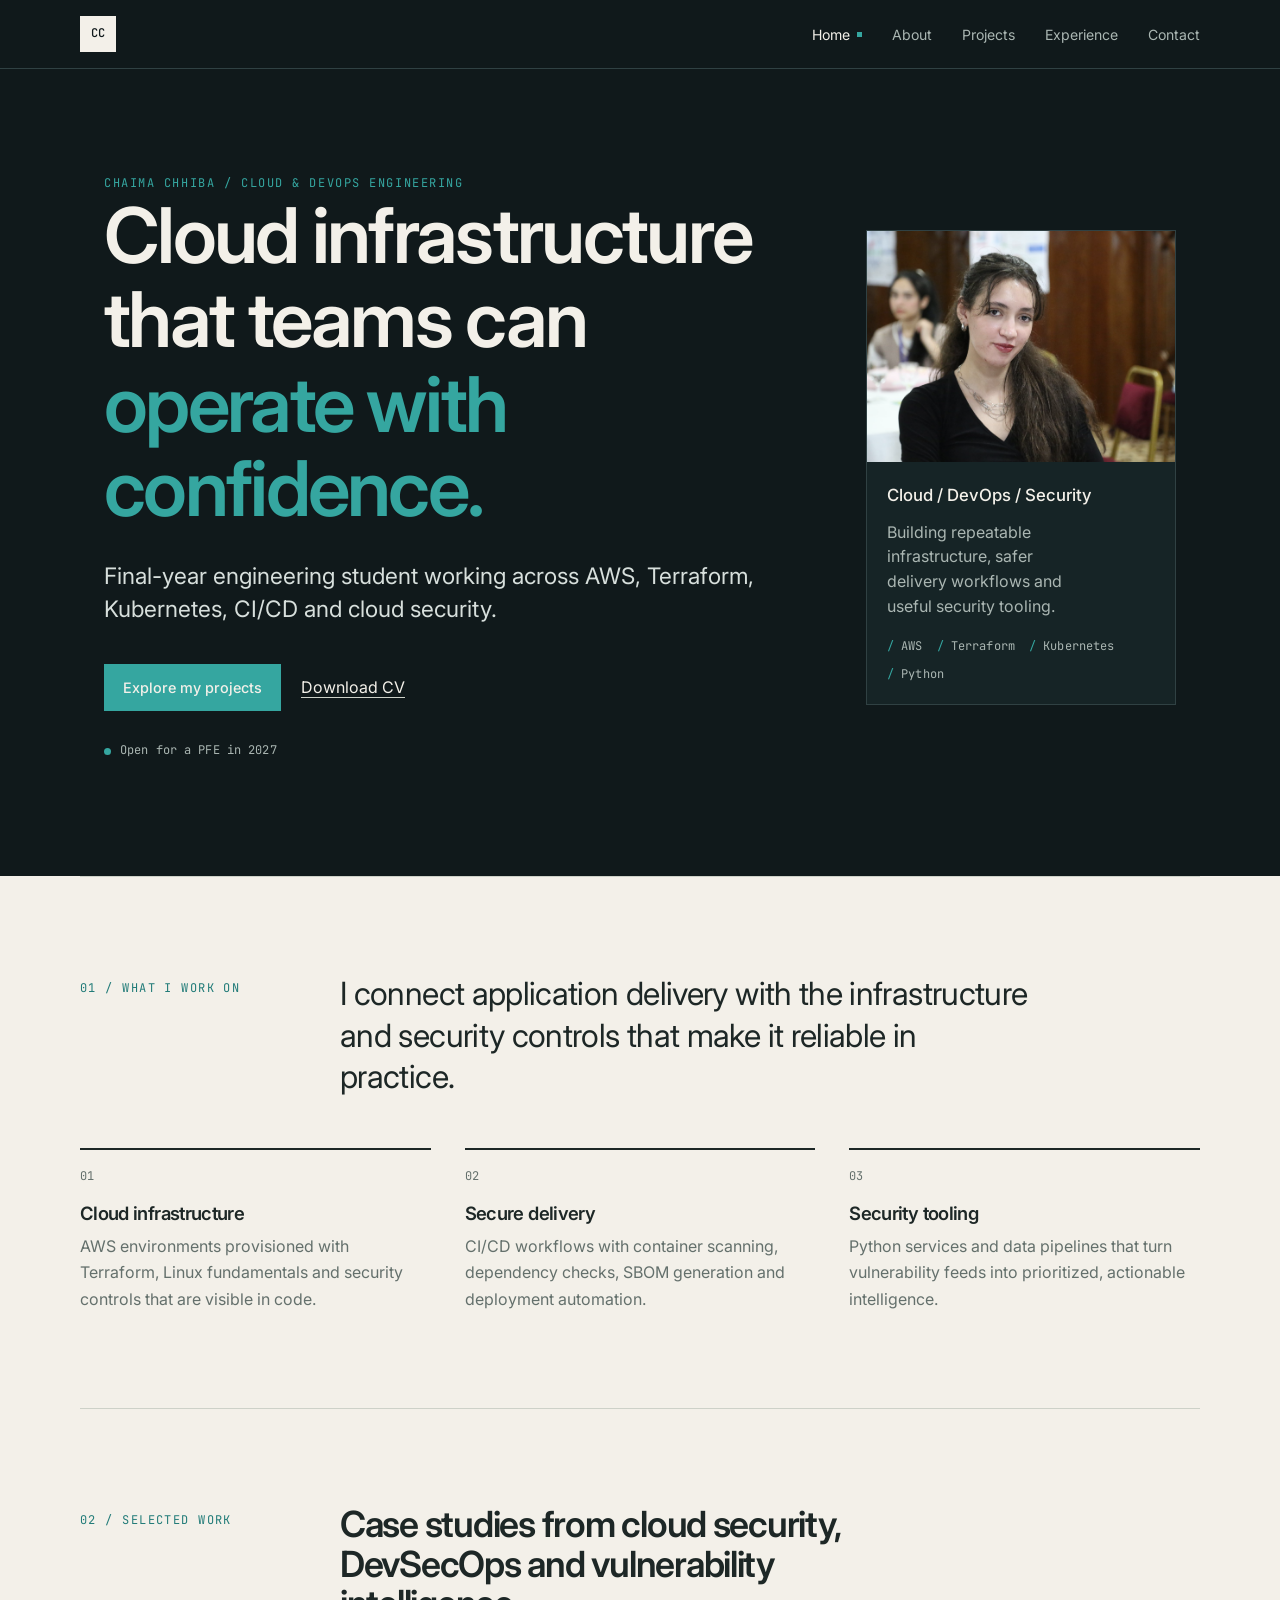
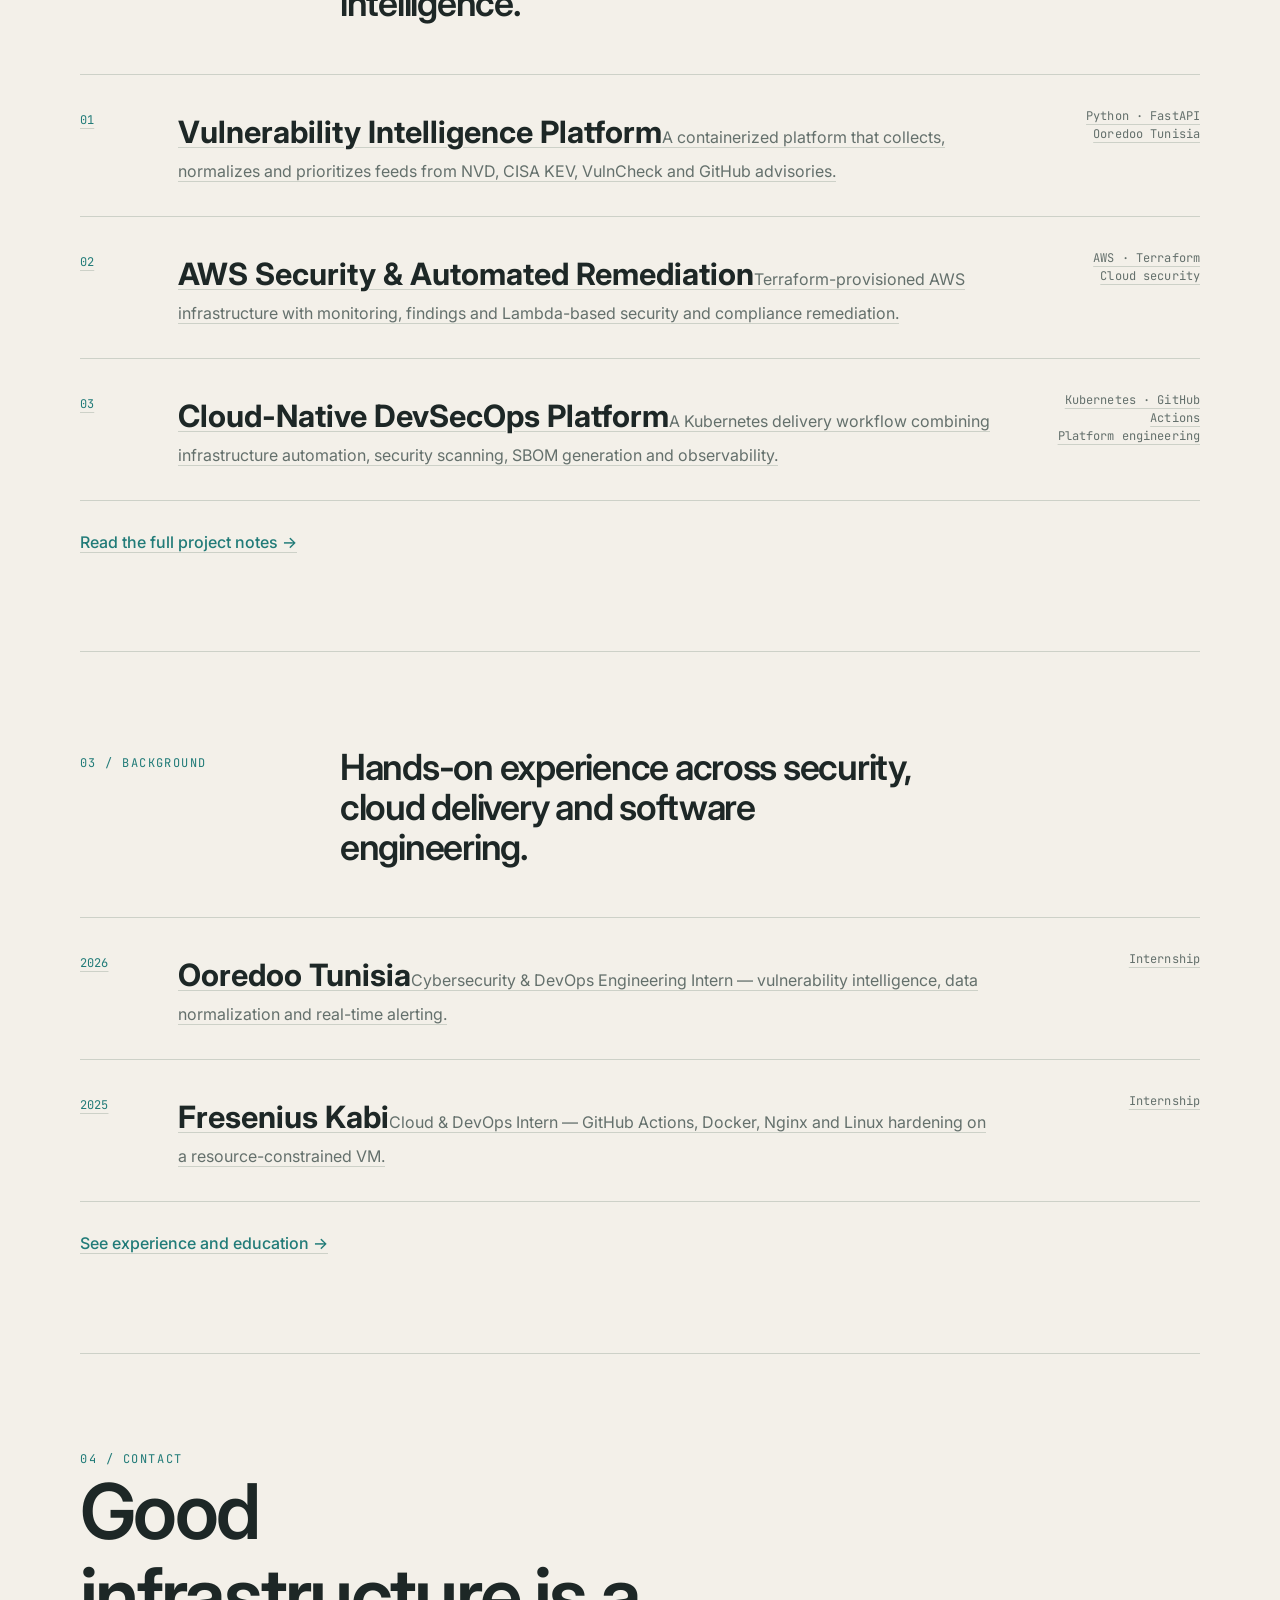
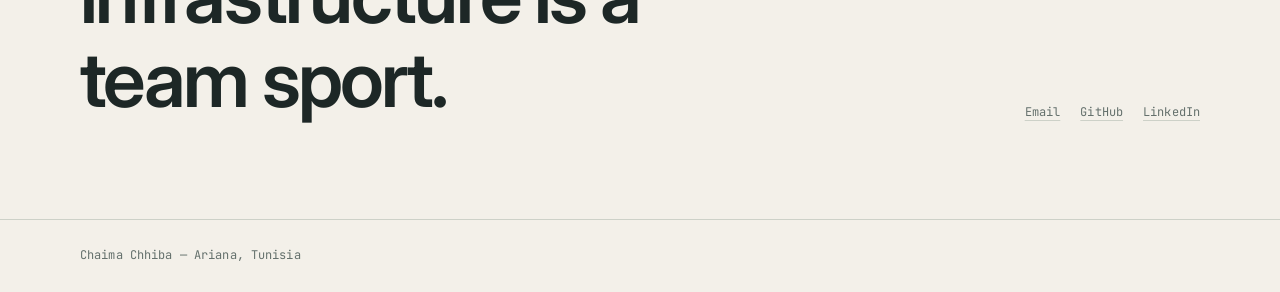
<file: index.html>
<!doctype html>
<html lang="en"><head><meta charset="utf-8"><meta name="viewport" content="width=device-width,initial-scale=1">
<title>Chaima Chhiba — Cloud, DevOps &amp; Security Engineering</title><meta name="description" content="Chaima Chhiba is a final-year engineering student building cloud infrastructure, secure delivery workflows and security tooling. Open for a PFE in 2027."><meta name="theme-color" content="#f3f0e9">
<link rel="canonical" href="https://chaima-chhiba.github.io/"><meta property="og:type" content="website"><meta property="og:title" content="Chaima Chhiba — Cloud, DevOps &amp; Security Engineering"><meta property="og:description" content="Cloud infrastructure, secure delivery workflows and security tooling."><meta property="og:url" content="https://chaima-chhiba.github.io/"><meta name="twitter:card" content="summary">
<link rel="icon" href="data:image/svg+xml,%3Csvg xmlns='http://www.w3.org/2000/svg' viewBox='0 0 32 32'%3E%3Crect width='32' height='32' fill='%231d2726'/%3E%3Ctext x='4' y='22' font-family='monospace' font-size='16' fill='%23f3f0e9'%3ECC%3C/text%3E%3C/svg%3E">
<link rel="preconnect" href="https://fonts.googleapis.com"><link rel="preconnect" href="https://fonts.gstatic.com" crossorigin><link rel="stylesheet" href="https://fonts.googleapis.com/css2?family=Inter:wght@400;500;600&family=JetBrains+Mono:wght@400;500&display=swap"><link rel="stylesheet" href="/assets/css/style.css"></head><body>
<a class="skip" href="#main">Skip to content</a>
<header class="nav"><div class="wrap nav-in"><a class="logo mono" href="/" aria-label="Chaima Chhiba, home">CC</a><button class="burger" aria-expanded="false" aria-controls="menu" aria-label="Open menu"><span></span><span></span></button><nav aria-label="Main"><ul id="menu"><li><a href="/" aria-current="page">Home</a></li><li><a href="/about/">About</a></li><li><a href="/projects/">Projects</a></li><li><a href="/experience/">Experience</a></li><li><a href="#contact">Contact</a></li></ul></nav></div></header>
<main id="main">
<section class="wrap hero"><div class="hero-grid"><div class="hero-copy"><p class="eyebrow mono">Chaima Chhiba / Cloud &amp; DevOps Engineering</p><h1>Cloud infrastructure that teams can <span>operate with confidence.</span></h1><p class="intro">Final-year engineering student working across AWS, Terraform, Kubernetes, CI/CD and cloud security.</p><div class="cta"><a class="btn pri" href="/projects/">Explore my projects</a><a href="/assets/Chaima-Chhiba-Cv.pdf">Download CV</a></div><p class="hero-availability mono"><span></span> Open for a PFE in 2027</p></div><div class="profile-card"><figure class="portrait"><img src="/assets/chaima.jpg" alt="Portrait of Chaima Chhiba"></figure><aside class="hero-note"><strong>Cloud / DevOps / Security</strong><p>Building repeatable infrastructure, safer delivery workflows and useful security tooling.</p><ul class="hero-stack mono"><li>AWS</li><li>Terraform</li><li>Kubernetes</li><li>Python</li></ul></aside></div></div></section>
<section class="wrap sec"><div class="sec-heading"><p class="section-label mono">01 / What I work on</p><p class="statement">I connect application delivery with the infrastructure and security controls that make it reliable in practice.</p></div><div class="principles"><article class="principle"><p class="principle-index mono">01</p><h3>Cloud infrastructure</h3><p>AWS environments provisioned with Terraform, Linux fundamentals and security controls that are visible in code.</p></article><article class="principle"><p class="principle-index mono">02</p><h3>Secure delivery</h3><p>CI/CD workflows with container scanning, dependency checks, SBOM generation and deployment automation.</p></article><article class="principle"><p class="principle-index mono">03</p><h3>Security tooling</h3><p>Python services and data pipelines that turn vulnerability feeds into prioritized, actionable intelligence.</p></article></div></section>
<section class="wrap sec"><div class="sec-heading"><p class="section-label mono">02 / Selected work</p><h2>Case studies from cloud security, DevSecOps and vulnerability intelligence.</h2></div><div class="work-list"><a class="work-item" href="/projects/"><span class="work-number mono">01</span><span><strong class="work-title">Vulnerability Intelligence Platform</strong><span class="work-copy">A containerized platform that collects, normalizes and prioritizes feeds from NVD, CISA KEV, VulnCheck and GitHub advisories.</span></span><span class="work-meta mono">Python · FastAPI<br>Ooredoo Tunisia</span></a><a class="work-item" href="/projects/"><span class="work-number mono">02</span><span><strong class="work-title">AWS Security &amp; Automated Remediation</strong><span class="work-copy">Terraform-provisioned AWS infrastructure with monitoring, findings and Lambda-based security and compliance remediation.</span></span><span class="work-meta mono">AWS · Terraform<br>Cloud security</span></a><a class="work-item" href="/projects/"><span class="work-number mono">03</span><span><strong class="work-title">Cloud-Native DevSecOps Platform</strong><span class="work-copy">A Kubernetes delivery workflow combining infrastructure automation, security scanning, SBOM generation and observability.</span></span><span class="work-meta mono">Kubernetes · GitHub Actions<br>Platform engineering</span></a></div><p class="more"><a href="/projects/">Read the full project notes →</a></p></section>
<section class="wrap sec"><div class="sec-heading"><p class="section-label mono">03 / Background</p><h2>Hands-on experience across security, cloud delivery and software engineering.</h2></div><div class="work-list"><a class="work-item" href="/experience/"><span class="work-number mono">2026</span><span><strong class="work-title">Ooredoo Tunisia</strong><span class="work-copy">Cybersecurity &amp; DevOps Engineering Intern — vulnerability intelligence, data normalization and real-time alerting.</span></span><span class="work-meta mono">Internship</span></a><a class="work-item" href="/experience/"><span class="work-number mono">2025</span><span><strong class="work-title">Fresenius Kabi</strong><span class="work-copy">Cloud &amp; DevOps Intern — GitHub Actions, Docker, Nginx and Linux hardening on a resource-constrained VM.</span></span><span class="work-meta mono">Internship</span></a></div><p class="more"><a href="/experience/">See experience and education →</a></p></section>
<section class="wrap sec contact" id="contact"><div><p class="eyebrow mono">04 / Contact</p><h2>Good infrastructure is a team sport.</h2></div><ul class="links mono"><li><a href="mailto:chhibaachaima@gmail.com">Email</a></li><li><a href="https://github.com/chaima-chhiba" rel="me noopener">GitHub</a></li><li><a href="https://linkedin.com/in/chaima-chhiba" rel="me noopener">LinkedIn</a></li></ul></section>
</main><footer class="foot"><div class="wrap"><span class="mono">Chaima Chhiba — Ariana, Tunisia</span></div></footer><script src="/assets/js/main.js" defer></script></body></html>
</file>
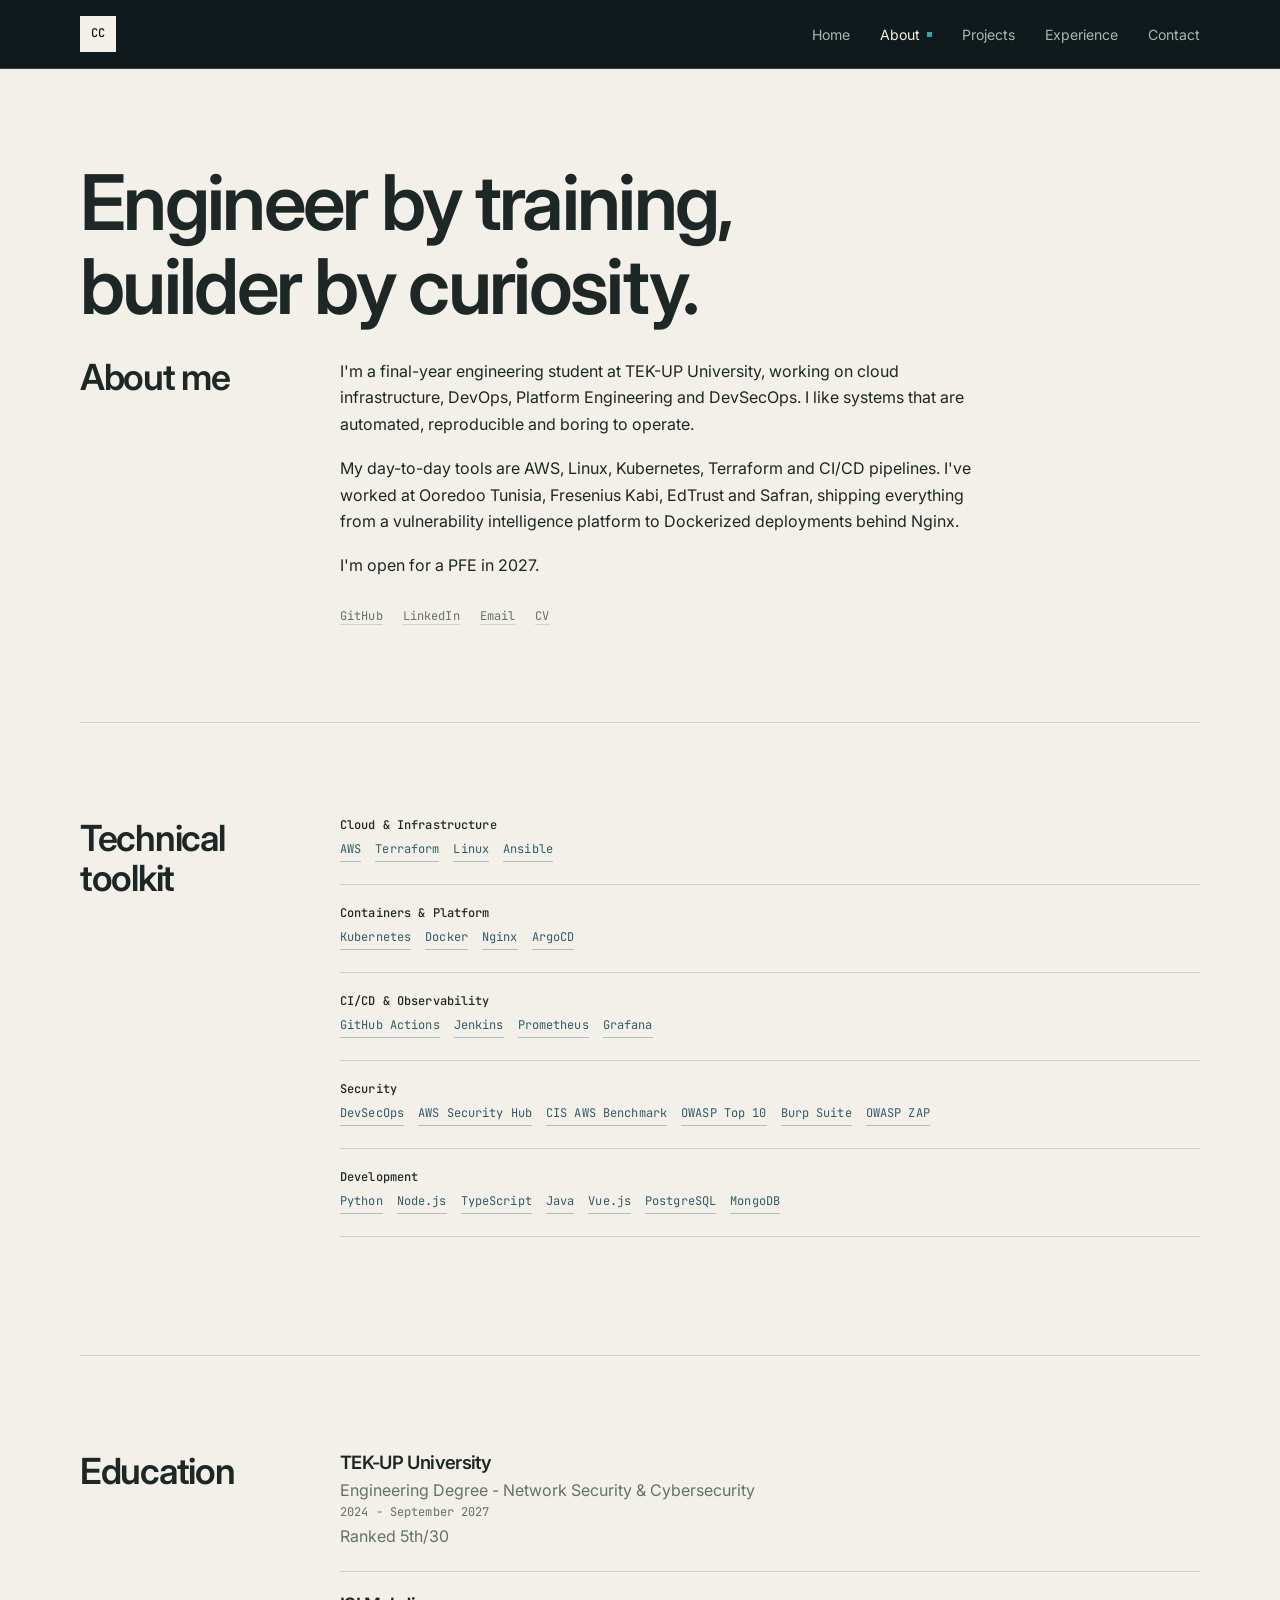
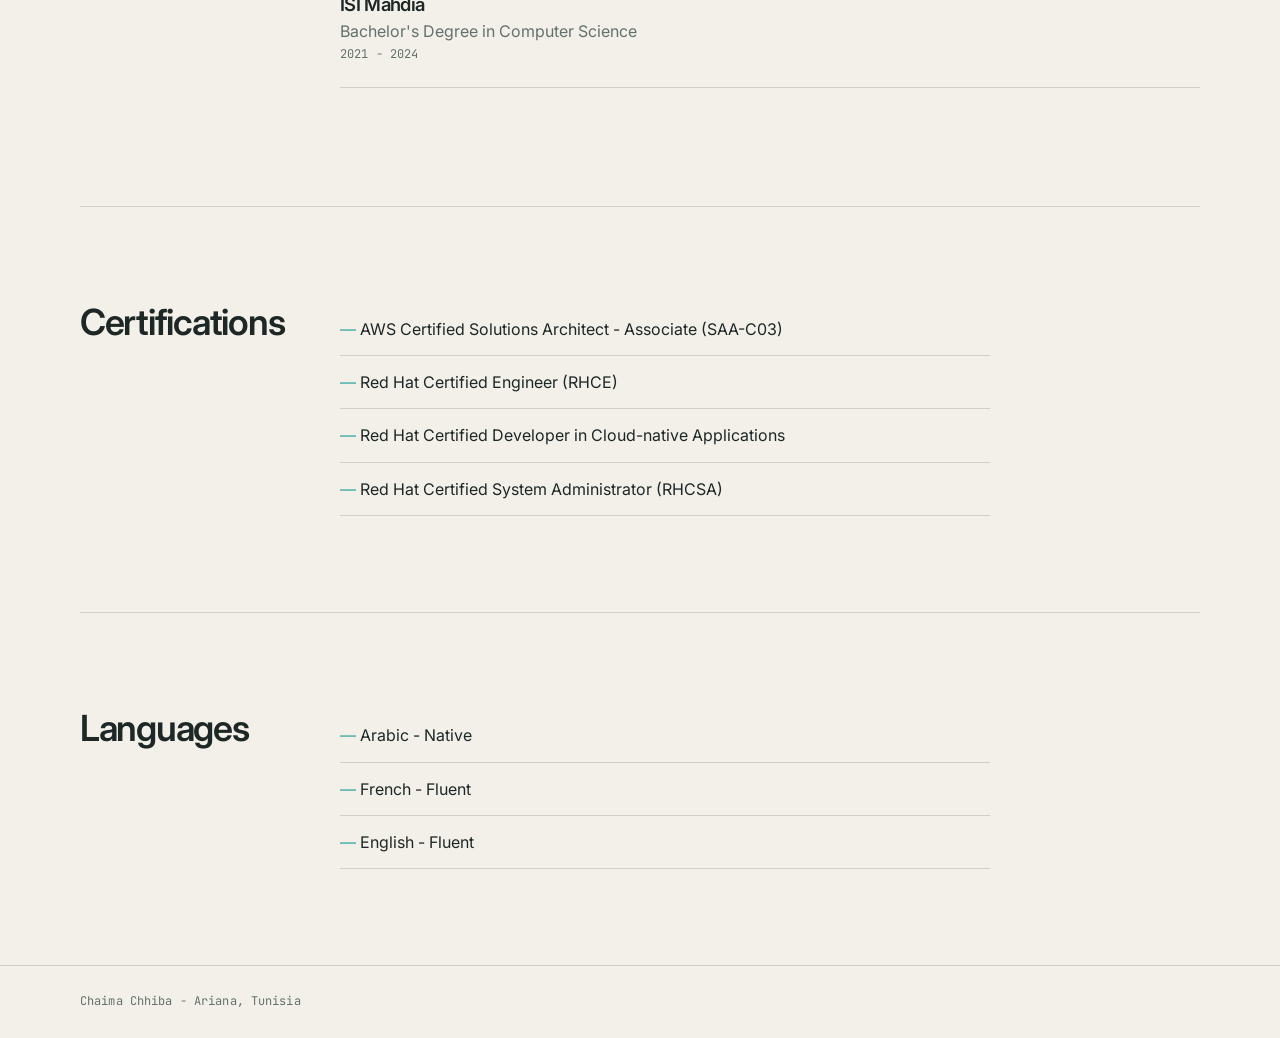
<file: about/index.html>
<!doctype html>
<html lang="en"><head><meta charset="utf-8"><meta name="viewport" content="width=device-width,initial-scale=1">
<title>About - Chaima Chhiba</title><meta name="description" content="Final-year engineering student at TEK-UP University working on cloud infrastructure, DevOps, Platform Engineering and DevSecOps."><meta name="theme-color" content="#f3f0e9">
<link rel="canonical" href="https://chaima-chhiba.github.io/about/"><meta property="og:type" content="website"><meta property="og:title" content="About - Chaima Chhiba"><meta property="og:description" content="Final-year engineering student at TEK-UP University working on cloud infrastructure, DevOps, Platform Engineering and DevSecOps."><meta property="og:url" content="https://chaima-chhiba.github.io/about/"><meta name="twitter:card" content="summary">
<link rel="icon" href="data:image/svg+xml,%3Csvg xmlns='http://www.w3.org/2000/svg' viewBox='0 0 32 32'%3E%3Crect width='32' height='32' fill='%231d2726'/%3E%3Ctext x='4' y='22' font-family='monospace' font-size='16' fill='%23f3f0e9'%3ECC%3C/text%3E%3C/svg%3E">
<link rel="preconnect" href="https://fonts.googleapis.com"><link rel="preconnect" href="https://fonts.gstatic.com" crossorigin>
<link rel="stylesheet" href="https://fonts.googleapis.com/css2?family=Inter:wght@400;500;600&family=JetBrains+Mono:wght@400;500&display=swap">
<link rel="stylesheet" href="/assets/css/style.css"></head><body>
<a class="skip" href="#main">Skip to content</a>
<header class="nav"><div class="wrap nav-in"><a class="logo mono" href="/" aria-label="Chaima Chhiba, home">CC</a>
<button class="burger" aria-expanded="false" aria-controls="menu" aria-label="Open menu"><span></span><span></span></button>
<nav aria-label="Main"><ul id="menu"><li><a href="/">Home</a></li><li><a href="/about/" aria-current="page">About</a></li><li><a href="/projects/">Projects</a></li><li><a href="/experience/">Experience</a></li><li><a href="/#contact">Contact</a></li></ul></nav></div></header>
<main id="main"><section class="wrap sec first"><h1 class="rv">Engineer by training,<br>builder by curiosity.</h1>
<div class="two"><h2 class="rv">About me</h2><div class="prose rv">
<p>I'm a final-year engineering student at TEK-UP University, working on cloud infrastructure, DevOps, Platform Engineering and DevSecOps. I like systems that are automated, reproducible and boring to operate.</p>
<p>My day-to-day tools are AWS, Linux, Kubernetes, Terraform and CI/CD pipelines. I've worked at Ooredoo Tunisia, Fresenius Kabi, EdTrust and Safran, shipping everything from a vulnerability intelligence platform to Dockerized deployments behind Nginx.</p>
<p>I'm open for a PFE in 2027.</p><ul class="links mono"><li><a href="https://github.com/chaima-chhiba" rel="me noopener">GitHub</a></li><li><a href="https://linkedin.com/in/chaima-chhiba" rel="me noopener">LinkedIn</a></li><li><a href="mailto:chhibaachaima@gmail.com">Email</a></li><li><a href="/assets/Chaima-Chhiba-Cv.pdf">CV</a></li></ul></div></div></section>
<section class="wrap sec"><div class="two"><h2 class="rv">Technical toolkit</h2><div><div class="row rv"><h3 class="mono">Cloud & Infrastructure</h3><ul class="tags mono"><li>AWS</li><li>Terraform</li><li>Linux</li><li>Ansible</li></ul></div><div class="row rv"><h3 class="mono">Containers & Platform</h3><ul class="tags mono"><li>Kubernetes</li><li>Docker</li><li>Nginx</li><li>ArgoCD</li></ul></div><div class="row rv"><h3 class="mono">CI/CD & Observability</h3><ul class="tags mono"><li>GitHub Actions</li><li>Jenkins</li><li>Prometheus</li><li>Grafana</li></ul></div><div class="row rv"><h3 class="mono">Security</h3><ul class="tags mono"><li>DevSecOps</li><li>AWS Security Hub</li><li>CIS AWS Benchmark</li><li>OWASP Top 10</li><li>Burp Suite</li><li>OWASP ZAP</li></ul></div><div class="row rv"><h3 class="mono">Development</h3><ul class="tags mono"><li>Python</li><li>Node.js</li><li>TypeScript</li><li>Java</li><li>Vue.js</li><li>PostgreSQL</li><li>MongoDB</li></ul></div></div></div></section>
<section class="wrap sec"><div class="two"><h2 class="rv">Education</h2><div>
<div class="row rv"><h3>TEK-UP University</h3><p>Engineering Degree - Network Security &amp; Cybersecurity</p><p class="mono dim">2024 - September 2027</p><p class="dim">Ranked 5th/30</p></div>
<div class="row rv"><h3>ISI Mahdia</h3><p>Bachelor's Degree in Computer Science</p><p class="mono dim">2021 - 2024</p></div></div></div></section>
<section class="wrap sec"><div class="two"><h2 class="rv">Certifications</h2><ul class="clist rv"><li>AWS Certified Solutions Architect - Associate (SAA-C03)</li><li>Red Hat Certified Engineer (RHCE)</li><li>Red Hat Certified Developer in Cloud-native Applications</li><li>Red Hat Certified System Administrator (RHCSA)</li></ul></div></section>
<section class="wrap sec"><div class="two"><h2 class="rv">Languages</h2><ul class="clist rv"><li>Arabic - Native</li><li>French - Fluent</li><li>English - Fluent</li></ul></div></section></main>
<footer class="foot"><div class="wrap"><span class="mono">Chaima Chhiba - Ariana, Tunisia</span></div></footer>
<script src="/assets/js/main.js" defer></script></body></html>
</file>
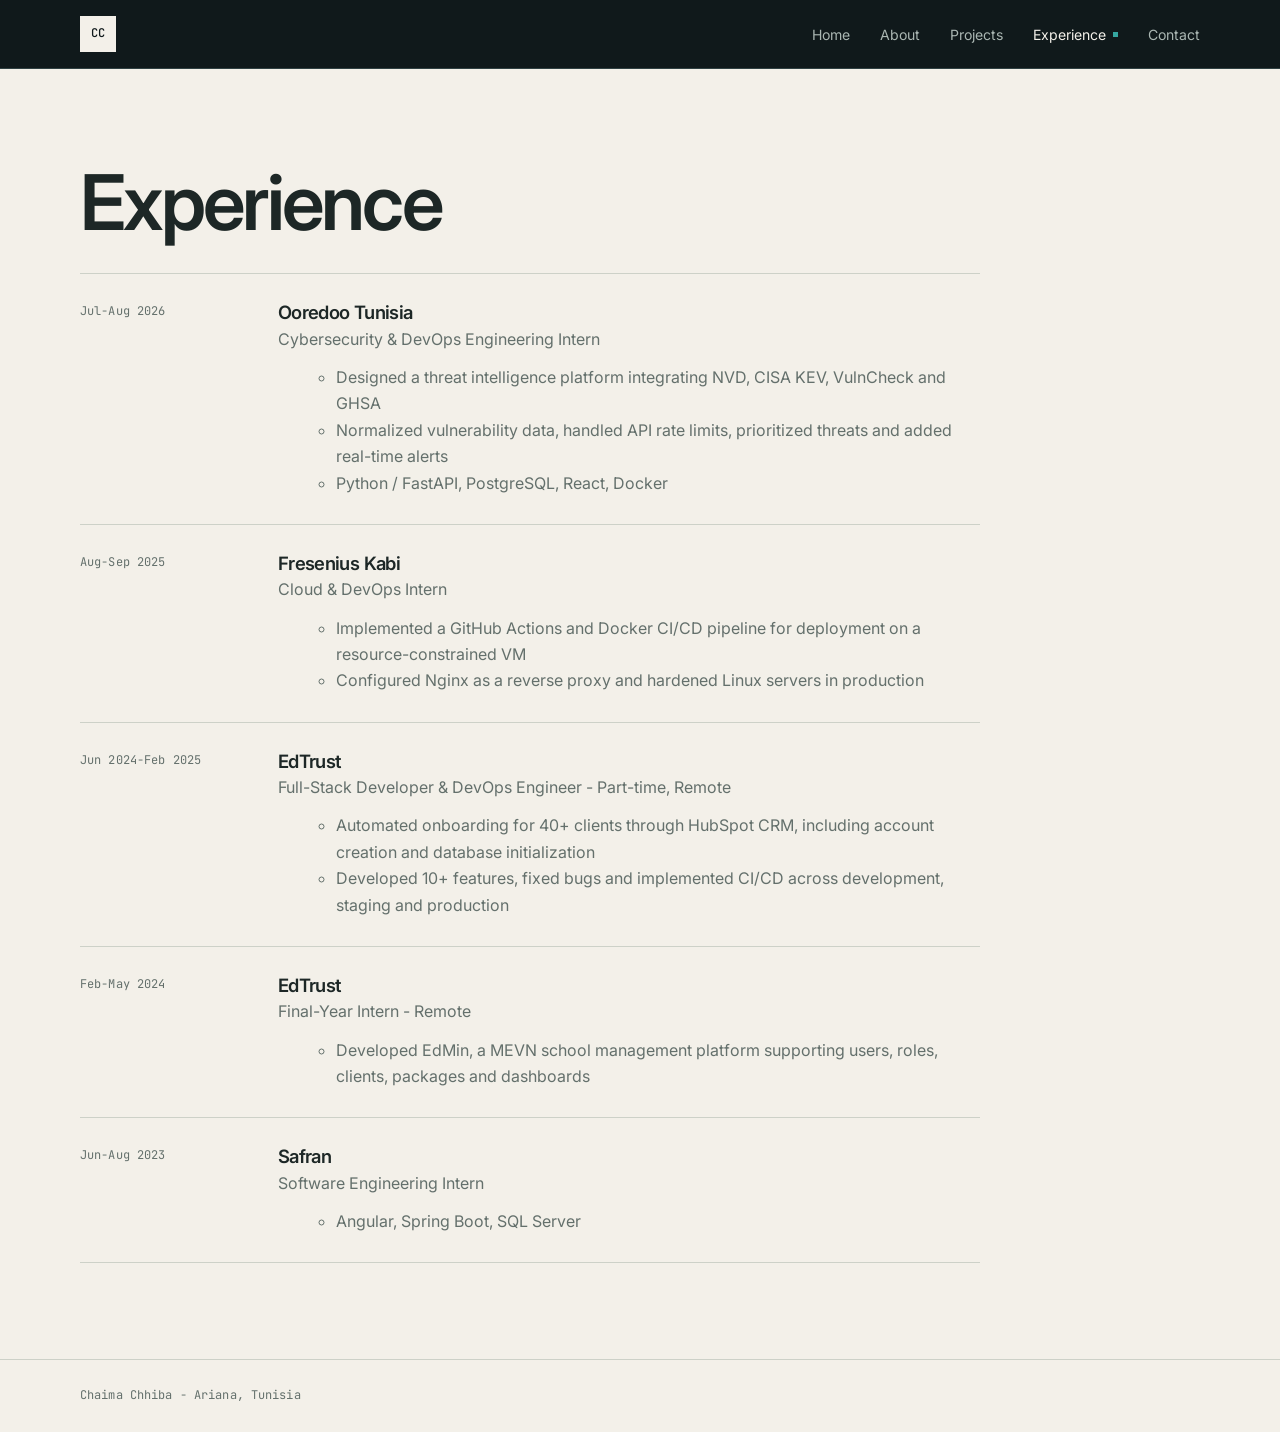
<file: experience/index.html>
<!doctype html>
<html lang="en"><head><meta charset="utf-8"><meta name="viewport" content="width=device-width,initial-scale=1">
<title>Experience - Chaima Chhiba</title><meta name="description" content="Internships and work at Ooredoo Tunisia, Fresenius Kabi, EdTrust and Safran across cybersecurity, cloud, DevOps and software engineering."><meta name="theme-color" content="#f3f0e9">
<link rel="canonical" href="https://chaima-chhiba.github.io/experience/"><meta property="og:type" content="website"><meta property="og:title" content="Experience - Chaima Chhiba"><meta property="og:description" content="Internships and work at Ooredoo Tunisia, Fresenius Kabi, EdTrust and Safran across cybersecurity, cloud, DevOps and software engineering."><meta property="og:url" content="https://chaima-chhiba.github.io/experience/"><meta name="twitter:card" content="summary">
<link rel="icon" href="data:image/svg+xml,%3Csvg xmlns='http://www.w3.org/2000/svg' viewBox='0 0 32 32'%3E%3Crect width='32' height='32' fill='%231d2726'/%3E%3Ctext x='4' y='22' font-family='monospace' font-size='16' fill='%23f3f0e9'%3ECC%3C/text%3E%3C/svg%3E">
<link rel="preconnect" href="https://fonts.googleapis.com"><link rel="preconnect" href="https://fonts.gstatic.com" crossorigin>
<link rel="stylesheet" href="https://fonts.googleapis.com/css2?family=Inter:wght@400;500;600&family=JetBrains+Mono:wght@400;500&display=swap">
<link rel="stylesheet" href="/assets/css/style.css"></head><body>
<a class="skip" href="#main">Skip to content</a>
<header class="nav"><div class="wrap nav-in"><a class="logo mono" href="/" aria-label="Chaima Chhiba, home">CC</a>
<button class="burger" aria-expanded="false" aria-controls="menu" aria-label="Open menu"><span></span><span></span></button>
<nav aria-label="Main"><ul id="menu"><li><a href="/">Home</a></li><li><a href="/about/">About</a></li><li><a href="/projects/">Projects</a></li><li><a href="/experience/" aria-current="page">Experience</a></li><li><a href="/#contact">Contact</a></li></ul></nav></div></header>
<main id="main"><section class="wrap sec first"><h1 class="rv">Experience</h1><ol class="tl"><li class="rv"><span class="mono dim">Jul-Aug 2026</span><div><h3>Ooredoo Tunisia</h3><p class="role">Cybersecurity & DevOps Engineering Intern</p><ul><li>Designed a threat intelligence platform integrating NVD, CISA KEV, VulnCheck and GHSA</li><li>Normalized vulnerability data, handled API rate limits, prioritized threats and added real-time alerts</li><li>Python / FastAPI, PostgreSQL, React, Docker</li></ul></div></li><li class="rv"><span class="mono dim">Aug-Sep 2025</span><div><h3>Fresenius Kabi</h3><p class="role">Cloud & DevOps Intern</p><ul><li>Implemented a GitHub Actions and Docker CI/CD pipeline for deployment on a resource-constrained VM</li><li>Configured Nginx as a reverse proxy and hardened Linux servers in production</li></ul></div></li><li class="rv"><span class="mono dim">Jun 2024-Feb 2025</span><div><h3>EdTrust</h3><p class="role">Full-Stack Developer & DevOps Engineer - Part-time, Remote</p><ul><li>Automated onboarding for 40+ clients through HubSpot CRM, including account creation and database initialization</li><li>Developed 10+ features, fixed bugs and implemented CI/CD across development, staging and production</li></ul></div></li><li class="rv"><span class="mono dim">Feb-May 2024</span><div><h3>EdTrust</h3><p class="role">Final-Year Intern - Remote</p><ul><li>Developed EdMin, a MEVN school management platform supporting users, roles, clients, packages and dashboards</li></ul></div></li><li class="rv"><span class="mono dim">Jun-Aug 2023</span><div><h3>Safran</h3><p class="role">Software Engineering Intern</p><ul><li>Angular, Spring Boot, SQL Server</li></ul></div></li></ol></section></main>
<footer class="foot"><div class="wrap"><span class="mono">Chaima Chhiba - Ariana, Tunisia</span></div></footer>
<script src="/assets/js/main.js" defer></script></body></html>
</file>
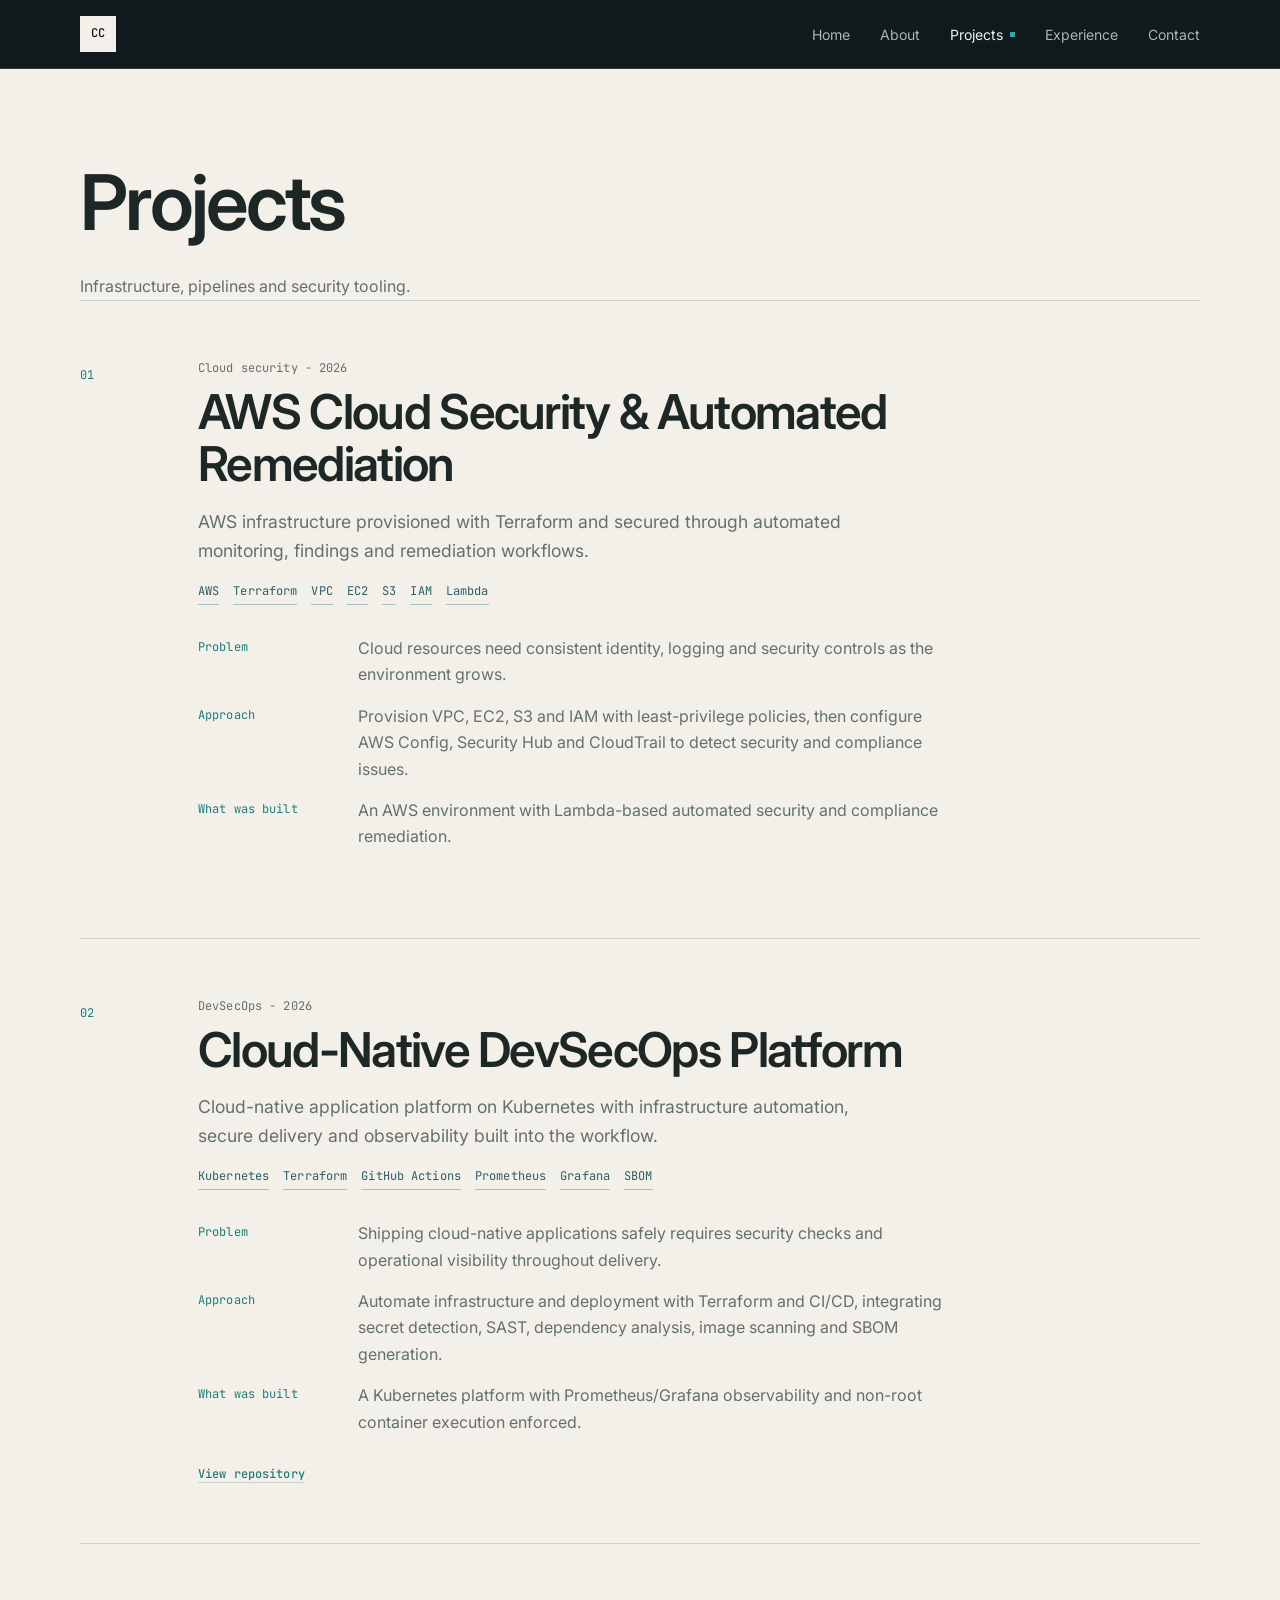
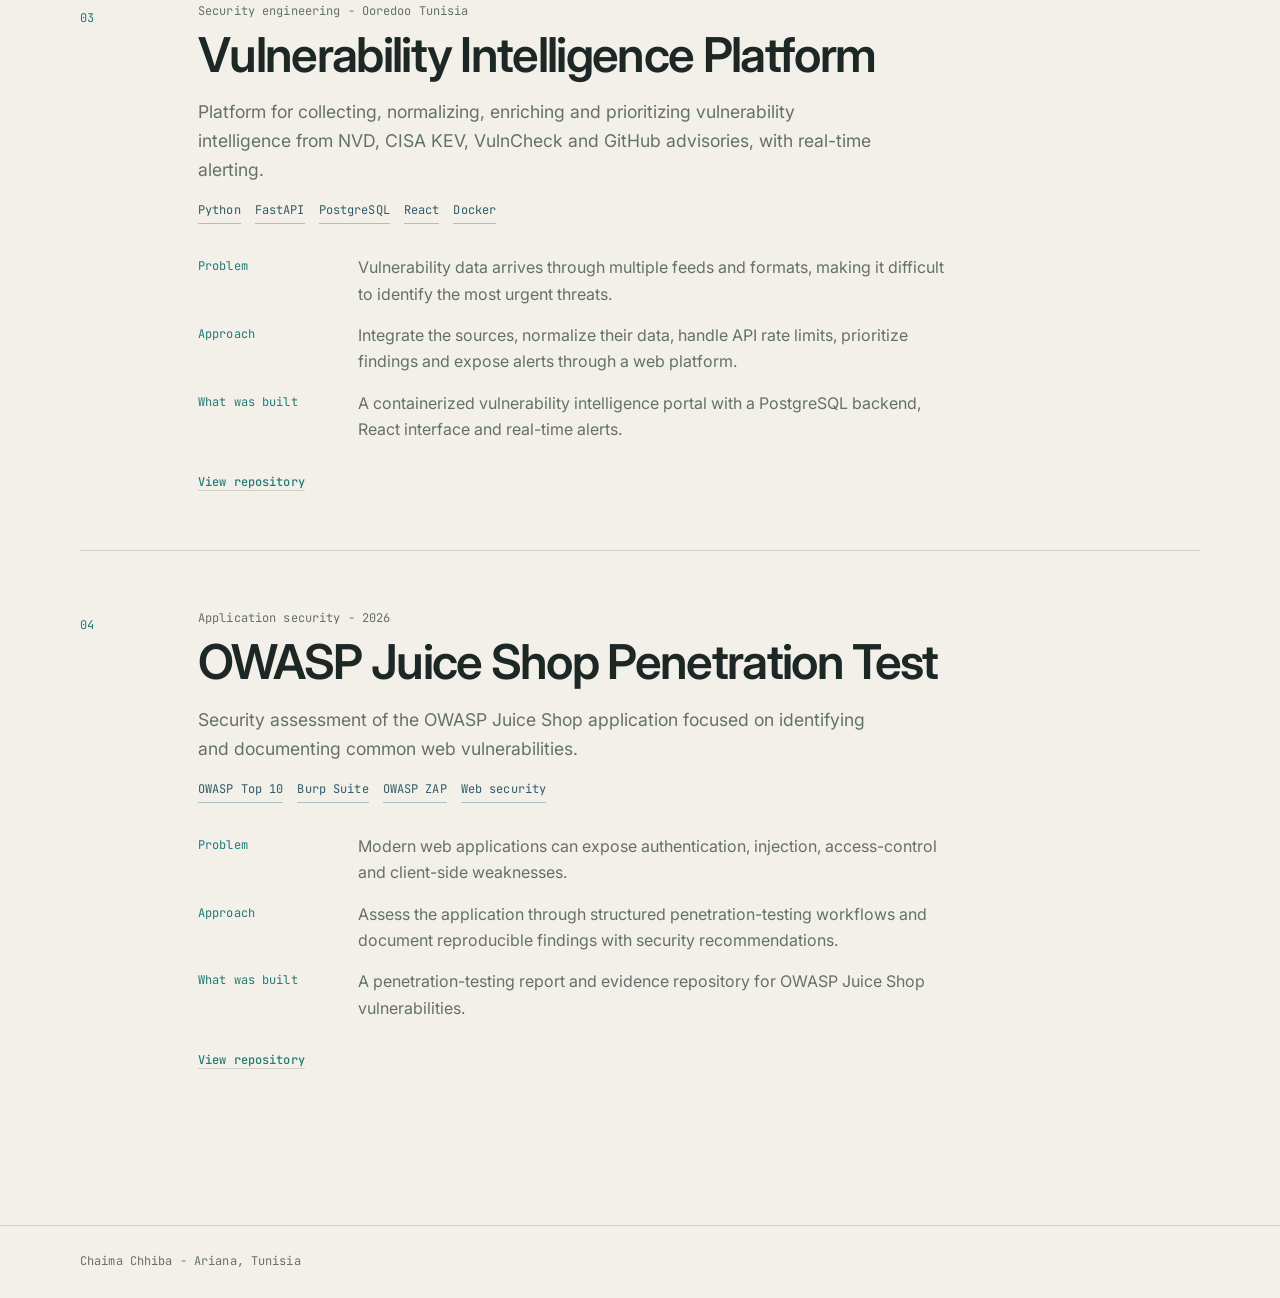
<file: projects/index.html>
<!doctype html>
<html lang="en"><head><meta charset="utf-8"><meta name="viewport" content="width=device-width,initial-scale=1">
<title>Projects - Chaima Chhiba</title><meta name="description" content="Selected cloud, DevOps and application security projects: AWS security, DevSecOps, vulnerability intelligence and penetration testing."><meta name="theme-color" content="#f3f0e9">
<link rel="canonical" href="https://chaima-chhiba.github.io/projects/"><meta property="og:type" content="website"><meta property="og:title" content="Projects - Chaima Chhiba"><meta property="og:description" content="Selected cloud, DevOps and application security projects: AWS security, DevSecOps, vulnerability intelligence and penetration testing."><meta property="og:url" content="https://chaima-chhiba.github.io/projects/"><meta name="twitter:card" content="summary">
<link rel="icon" href="data:image/svg+xml,%3Csvg xmlns='http://www.w3.org/2000/svg' viewBox='0 0 32 32'%3E%3Crect width='32' height='32' fill='%231d2726'/%3E%3Ctext x='4' y='22' font-family='monospace' font-size='16' fill='%23f3f0e9'%3ECC%3C/text%3E%3C/svg%3E">
<link rel="preconnect" href="https://fonts.googleapis.com"><link rel="preconnect" href="https://fonts.gstatic.com" crossorigin>
<link rel="stylesheet" href="https://fonts.googleapis.com/css2?family=Inter:wght@400;500;600&family=JetBrains+Mono:wght@400;500&display=swap">
<link rel="stylesheet" href="/assets/css/style.css"></head><body>
<a class="skip" href="#main">Skip to content</a>
<header class="nav"><div class="wrap nav-in"><a class="logo mono" href="/" aria-label="Chaima Chhiba, home">CC</a>
<button class="burger" aria-expanded="false" aria-controls="menu" aria-label="Open menu"><span></span><span></span></button>
<nav aria-label="Main"><ul id="menu"><li><a href="/">Home</a></li><li><a href="/about/">About</a></li><li><a href="/projects/" aria-current="page">Projects</a></li><li><a href="/experience/">Experience</a></li><li><a href="/#contact">Contact</a></li></ul></nav></div></header>
<main id="main"><section class="wrap sec first"><h1 class="rv">Projects</h1><p class="dim rv">Infrastructure, pipelines and security tooling.</p><article class="proj rv"><div class="pn mono">01</div><div><p class="mono dim">Cloud security - 2026</p><h2>AWS Cloud Security & Automated Remediation</h2><p class="lead">AWS infrastructure provisioned with Terraform and secured through automated monitoring, findings and remediation workflows.</p><ul class="tags mono"><li>AWS</li><li>Terraform</li><li>VPC</li><li>EC2</li><li>S3</li><li>IAM</li><li>Lambda</li></ul>
<dl><dt class="mono">Problem</dt><dd>Cloud resources need consistent identity, logging and security controls as the environment grows.</dd><dt class="mono">Approach</dt><dd>Provision VPC, EC2, S3 and IAM with least-privilege policies, then configure AWS Config, Security Hub and CloudTrail to detect security and compliance issues.</dd><dt class="mono">What was built</dt><dd>An AWS environment with Lambda-based automated security and compliance remediation.</dd></dl>
</div></article><article class="proj rv"><div class="pn mono">02</div><div><p class="mono dim">DevSecOps - 2026</p><h2>Cloud-Native DevSecOps Platform</h2><p class="lead">Cloud-native application platform on Kubernetes with infrastructure automation, secure delivery and observability built into the workflow.</p><ul class="tags mono"><li>Kubernetes</li><li>Terraform</li><li>GitHub Actions</li><li>Prometheus</li><li>Grafana</li><li>SBOM</li></ul>
<dl><dt class="mono">Problem</dt><dd>Shipping cloud-native applications safely requires security checks and operational visibility throughout delivery.</dd><dt class="mono">Approach</dt><dd>Automate infrastructure and deployment with Terraform and CI/CD, integrating secret detection, SAST, dependency analysis, image scanning and SBOM generation.</dd><dt class="mono">What was built</dt><dd>A Kubernetes platform with Prometheus/Grafana observability and non-root container execution enforced.</dd></dl>
<p class="mono repo"><a href="https://github.com/chaima-chhiba/secure-cicd-demo" rel="noopener">View repository</a></p></div></article><article class="proj rv"><div class="pn mono">03</div><div><p class="mono dim">Security engineering - Ooredoo Tunisia</p><h2>Vulnerability Intelligence Platform</h2><p class="lead">Platform for collecting, normalizing, enriching and prioritizing vulnerability intelligence from NVD, CISA KEV, VulnCheck and GitHub advisories, with real-time alerting.</p><ul class="tags mono"><li>Python</li><li>FastAPI</li><li>PostgreSQL</li><li>React</li><li>Docker</li></ul>
<dl><dt class="mono">Problem</dt><dd>Vulnerability data arrives through multiple feeds and formats, making it difficult to identify the most urgent threats.</dd><dt class="mono">Approach</dt><dd>Integrate the sources, normalize their data, handle API rate limits, prioritize findings and expose alerts through a web platform.</dd><dt class="mono">What was built</dt><dd>A containerized vulnerability intelligence portal with a PostgreSQL backend, React interface and real-time alerts.</dd></dl>
<p class="mono repo"><a href="https://github.com/chaima-chhiba/Cybersecurity-Vulnerability-Intelligence-Portal" rel="noopener">View repository</a></p></div></article><article class="proj rv"><div class="pn mono">04</div><div><p class="mono dim">Application security - 2026</p><h2>OWASP Juice Shop Penetration Test</h2><p class="lead">Security assessment of the OWASP Juice Shop application focused on identifying and documenting common web vulnerabilities.</p><ul class="tags mono"><li>OWASP Top 10</li><li>Burp Suite</li><li>OWASP ZAP</li><li>Web security</li></ul>
<dl><dt class="mono">Problem</dt><dd>Modern web applications can expose authentication, injection, access-control and client-side weaknesses.</dd><dt class="mono">Approach</dt><dd>Assess the application through structured penetration-testing workflows and document reproducible findings with security recommendations.</dd><dt class="mono">What was built</dt><dd>A penetration-testing report and evidence repository for OWASP Juice Shop vulnerabilities.</dd></dl>
<p class="mono repo"><a href="https://github.com/chaima-chhiba/owasp-juiceshop-pentest" rel="noopener">View repository</a></p></div></article></section></main>
<footer class="foot"><div class="wrap"><span class="mono">Chaima Chhiba - Ariana, Tunisia</span></div></footer>
<script src="/assets/js/main.js" defer></script></body></html>
</file>
<file: assets/css/style.css>
:root {
  --paper: #f3f0e9;
  --paper-deep: #e8e3d9;
  --ink: #1d2726;
  --muted: #64706c;
  --line: #cdd1c8;
  --accent: #35a6a0;
  --accent-dark: #217b78;
  --blue: #315b67;
  --sans: Inter, system-ui, -apple-system, "Segoe UI", sans-serif;
  --mono: "JetBrains Mono", ui-monospace, SFMono-Regular, Menlo, monospace;
  --night: #10191b;
  --night-muted: #aab6b2;
  --night-line: #304143;
}

* { box-sizing: border-box; margin: 0; }
html { scroll-behavior: smooth; scroll-padding-top: 82px; -webkit-text-size-adjust: 100%; }
body { background: var(--paper); color: var(--ink); font: 400 1rem/1.65 var(--sans); overflow-x: hidden; -webkit-font-smoothing: antialiased; }
.mono { font-family: var(--mono); font-size: .75rem; letter-spacing: .01em; }
.dim { color: var(--muted); }
a { color: inherit; text-decoration-color: var(--line); text-underline-offset: 4px; transition: color .2s, text-decoration-color .2s; }
a:hover { color: var(--accent-dark); text-decoration-color: var(--accent); }
:focus-visible { outline: 2px solid var(--accent); outline-offset: 4px; }
.skip { position: absolute; left: -999px; top: 8px; background: var(--ink); color: var(--paper); padding: 8px 12px; z-index: 99; }
.skip:focus { left: 8px; }
.wrap { width: min(1120px, 100% - 48px); margin-inline: auto; }

.nav { position: sticky; top: 0; z-index: 50; background: var(--night); color: var(--paper); border-bottom: 1px solid var(--night-line); }
.nav-in { display: flex; align-items: center; justify-content: space-between; min-height: 68px; }
.logo { display: inline-flex; align-items: center; justify-content: center; width: 36px; height: 36px; color: var(--night); background: var(--paper); text-decoration: none; font-weight: 500; }
.logo:hover { color: var(--paper); background: var(--accent); }
.nav ul { list-style: none; display: flex; gap: 30px; padding: 0; }
.nav nav a { text-decoration: none; color: var(--night-muted); font-size: .88rem; }
.nav nav a:hover, .nav nav a[aria-current] { color: var(--paper); }
.nav nav a[aria-current]::after { content: ""; display: inline-block; width: 5px; height: 5px; margin: 0 0 3px 7px; background: var(--accent); }
.burger { display: none; background: none; border: 1px solid var(--night-line); width: 40px; height: 36px; cursor: pointer; flex-direction: column; justify-content: center; align-items: center; gap: 5px; }
.burger span { width: 18px; height: 1.5px; background: var(--paper); transition: transform .2s; }
.burger[aria-expanded=true] span:first-child { transform: translateY(3.25px) rotate(45deg); }
.burger[aria-expanded=true] span:last-child { transform: translateY(-3.25px) rotate(-45deg); }

h1, h2, h3 { line-height: 1.1; letter-spacing: -.035em; font-weight: 600; }
h1 { font-size: clamp(2.8rem, 6vw, 5.4rem); max-width: 820px; margin-bottom: 28px; }
h2 { font-size: clamp(1.55rem, 3vw, 2.25rem); }
h3 { font-size: 1.15rem; }
.eyebrow { color: var(--accent-dark); text-transform: uppercase; letter-spacing: .13em; }
.sec { padding: 96px 0; border-top: 1px solid var(--line); }
.sec.first { border-top: 0; padding-top: 92px; }
.sec-heading { display: grid; grid-template-columns: 220px 1fr; gap: 40px; margin-bottom: 50px; }
.sec-heading h2 { max-width: 600px; }
.section-label { color: var(--accent-dark); padding-top: 6px; text-transform: uppercase; letter-spacing: .12em; }

.hero { width: 100%; max-width: none; padding: 105px max(24px, calc((100% - 1072px) / 2)) 115px; background: var(--night); color: var(--paper); }
.hero-grid { max-width: 1072px; margin: 0 auto; }
.hero-grid { display: grid; grid-template-columns: minmax(0, 1fr) 310px; gap: 80px; align-items: center; }
.hero .eyebrow, .hero h1 span { color: var(--accent); }
.intro { max-width: 650px; font-size: clamp(1.12rem, 2vw, 1.42rem); line-height: 1.45; color: #d7dfdc; }
.profile-card { border: 1px solid var(--night-line); background: #162426; }
.hero-note { padding: 20px; color: var(--night-muted); }
.hero-note strong { display: block; color: var(--paper); font-size: 1.05rem; font-weight: 500; margin: 0 0 10px; }
.hero-note p { max-width: 190px; line-height: 1.55; }
.hero-availability { display: flex; align-items: center; gap: 9px; color: var(--night-muted); margin-top: 30px; }
.hero-availability span { width: 7px; height: 7px; border-radius: 50%; background: var(--accent); }
.hero-stack { display: flex; flex-wrap: wrap; gap: 8px 14px; list-style: none; padding: 18px 0 0; color: var(--night-muted); }
.hero-stack li::before { content: "/ "; color: var(--accent); }
.portrait { aspect-ratio: 4 / 3; margin: 0; background: #1b292b; overflow: hidden; }
.portrait img { display: block; width: 100%; height: 100%; object-fit: cover; filter: saturate(.82); }
.cta { display: flex; align-items: center; gap: 20px; flex-wrap: wrap; margin-top: 38px; }
.btn { display: inline-block; padding: 11px 18px; border: 1px solid var(--paper); text-decoration: none; font-size: .9rem; font-weight: 500; }
.hero .btn:hover { color: var(--night); background: var(--paper); }
.btn.pri { color: var(--paper); background: var(--accent); border-color: var(--accent); }
.btn.pri:hover { background: var(--accent-dark); border-color: var(--accent-dark); }
.links { list-style: none; display: flex; gap: 20px; flex-wrap: wrap; padding: 0; }
.links a { color: var(--muted); }

.statement { max-width: 690px; font-size: clamp(1.3rem, 2.6vw, 2rem); line-height: 1.3; letter-spacing: -.02em; }
.work-list { border-top: 1px solid var(--line); }
.work-item { display: grid; grid-template-columns: 70px 1fr 180px; gap: 28px; padding: 32px 0; border-bottom: 1px solid var(--line); }
.work-item:hover .work-title { color: var(--accent-dark); }
.work-number { color: var(--accent-dark); padding-top: 4px; }
.work-title { font-size: clamp(1.35rem, 2.4vw, 2rem); margin-bottom: 8px; transition: color .2s; }
.work-copy { max-width: 620px; color: var(--muted); }
.work-meta { color: var(--muted); text-align: right; line-height: 1.5; }
.tags { list-style: none; display: flex; flex-wrap: wrap; gap: 7px 14px; padding: 0; margin-top: 17px; }
.tags li { color: var(--blue); border-bottom: 1px solid #aebfc2; padding-bottom: 2px; }
.more { margin-top: 28px; }
.more a, .repo a { color: var(--accent-dark); font-weight: 500; }

.principles { display: grid; grid-template-columns: repeat(3, 1fr); gap: 34px; }
.principle { padding-top: 17px; border-top: 2px solid var(--ink); }
.principle-index { color: var(--accent-dark); margin-bottom: 16px; }
.principle h3 { margin-bottom: 10px; }
.principle p { color: var(--muted); }
.contact { display: flex; justify-content: space-between; align-items: end; gap: 40px; }
.contact h2 { max-width: 580px; font-size: clamp(2.3rem, 6vw, 5rem); }
.foot { border-top: 1px solid var(--line); padding: 26px 0; color: var(--muted); }
.foot .wrap { display: flex; justify-content: space-between; gap: 12px; flex-wrap: wrap; }

.two { display: grid; grid-template-columns: 220px 1fr; gap: 40px; }
.prose { max-width: 650px; }
.prose p { margin-bottom: 18px; }
.prose .links { margin-top: 28px; }
.row { padding: 0 0 22px; margin-bottom: 22px; border-bottom: 1px solid var(--line); }
.row h3 { margin-bottom: 4px; }
.row p { color: var(--muted); }
.row .tags { margin-top: 7px; }
.row h3.mono { color: var(--ink); font-weight: 500; }
.clist { list-style: none; max-width: 650px; padding: 0; }
.clist li { padding: 13px 0; border-bottom: 1px solid var(--line); }
.clist li::before { content: "— "; color: var(--accent); }
.tl { list-style: none; padding: 0; border-top: 1px solid var(--line); max-width: 900px; }
.tl > li { display: grid; grid-template-columns: 170px 1fr; gap: 28px; padding: 28px 0; border-bottom: 1px solid var(--line); }
.tl h3 { margin-bottom: 3px; }
.role { color: var(--muted); }
.tl ul { margin: 12px 0 0 18px; color: var(--muted); }

.proj { display: grid; grid-template-columns: 90px 1fr; gap: 28px; padding: 58px 0; border-top: 1px solid var(--line); }
.pn { color: var(--accent-dark); padding-top: 7px; }
.proj h2 { font-size: clamp(1.75rem, 4vw, 3rem); margin: 7px 0 16px; max-width: 750px; }
.lead { max-width: 680px; font-size: 1.1rem; color: var(--muted); }
dl { display: grid; grid-template-columns: 135px 1fr; gap: 15px 25px; margin: 30px 0; max-width: 760px; }
dt { color: var(--accent-dark); padding-top: 3px; }
dd { color: var(--muted); }
.repo { margin-top: 22px; }

@media (max-width: 900px) {
  .hero-grid { grid-template-columns: 1fr 250px; gap: 38px; }
  .principles { grid-template-columns: 1fr; gap: 26px; }
  .sec-heading, .two { grid-template-columns: 1fr; gap: 16px; }
}
@media (max-width: 720px) {
  .wrap { width: min(100% - 32px, 1120px); }
  .nav-in { min-height: 60px; }
  .burger { display: flex; }
  .nav nav { position: absolute; top: 60px; left: 0; right: 0; background: var(--night); border-bottom: 1px solid var(--night-line); display: none; }
  .nav nav.open { display: block; }
  .nav ul { flex-direction: column; gap: 0; padding: 7px 16px; }
  .nav nav a { display: block; padding: 13px 0; border-bottom: 1px solid var(--night-line); }
  .nav li:last-child a { border: 0; }
  .nav nav a[aria-current]::after { display: none; }
  .hero { width: auto; padding: 74px 16px 80px; }
  .hero-grid { grid-template-columns: 1fr; gap: 32px; }
  .profile-card { width: min(300px, 100%); }
  h1 { font-size: clamp(2.45rem, 11vw, 4rem); line-height: 1.04; }
  .sec { padding: 70px 0; }
  .sec.first { padding-top: 65px; }
  .sec-heading { margin-bottom: 32px; }
  .work-item { grid-template-columns: 38px 1fr; gap: 14px; padding: 25px 0; }
  .work-meta { grid-column: 2; text-align: left; }
  .proj { grid-template-columns: 1fr; gap: 6px; padding: 40px 0; }
  .tl > li { grid-template-columns: 1fr; gap: 4px; }
  dl { grid-template-columns: 1fr; gap: 4px; }
  dt { margin-top: 12px; }
  .contact { display: block; }
  .contact .links { margin-top: 28px; }
}
@media (prefers-reduced-motion: reduce) {
  *, *::before, *::after { transition-duration: .001ms !important; scroll-behavior: auto !important; }
}
</file>
